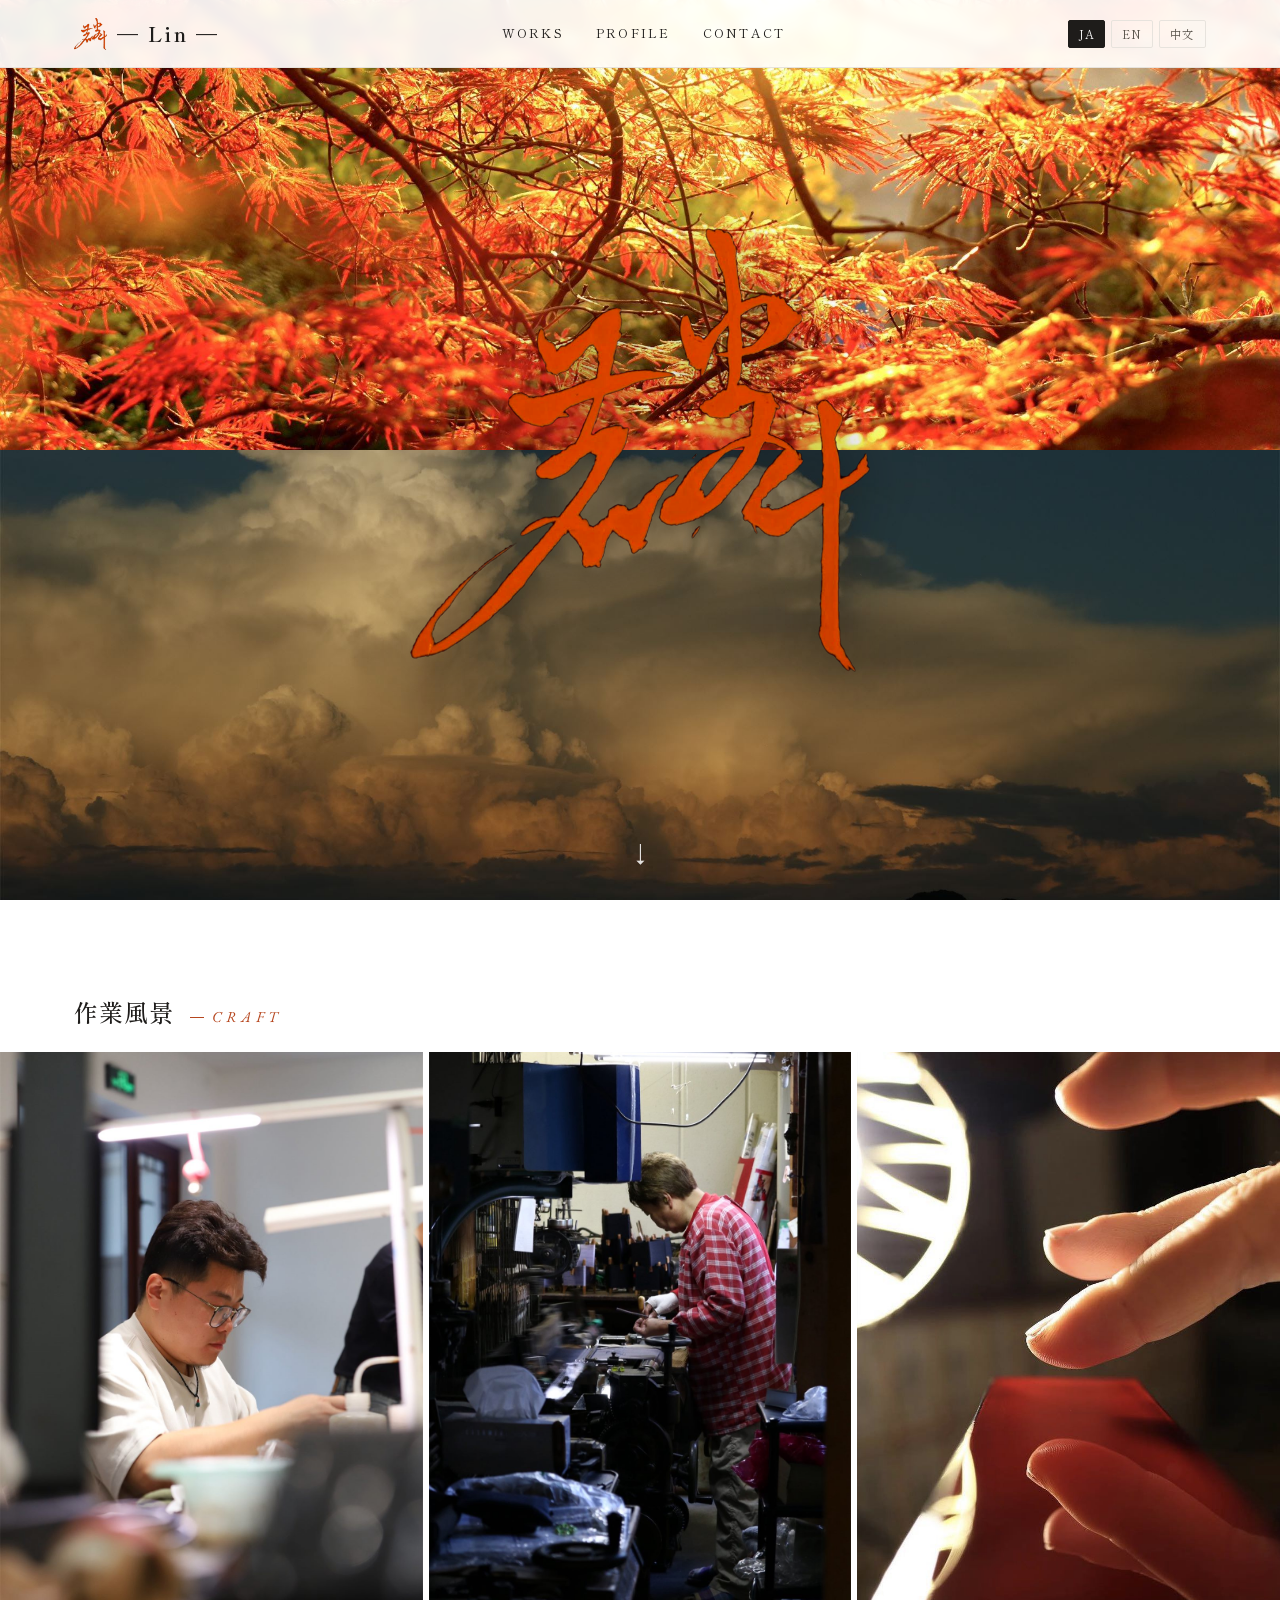
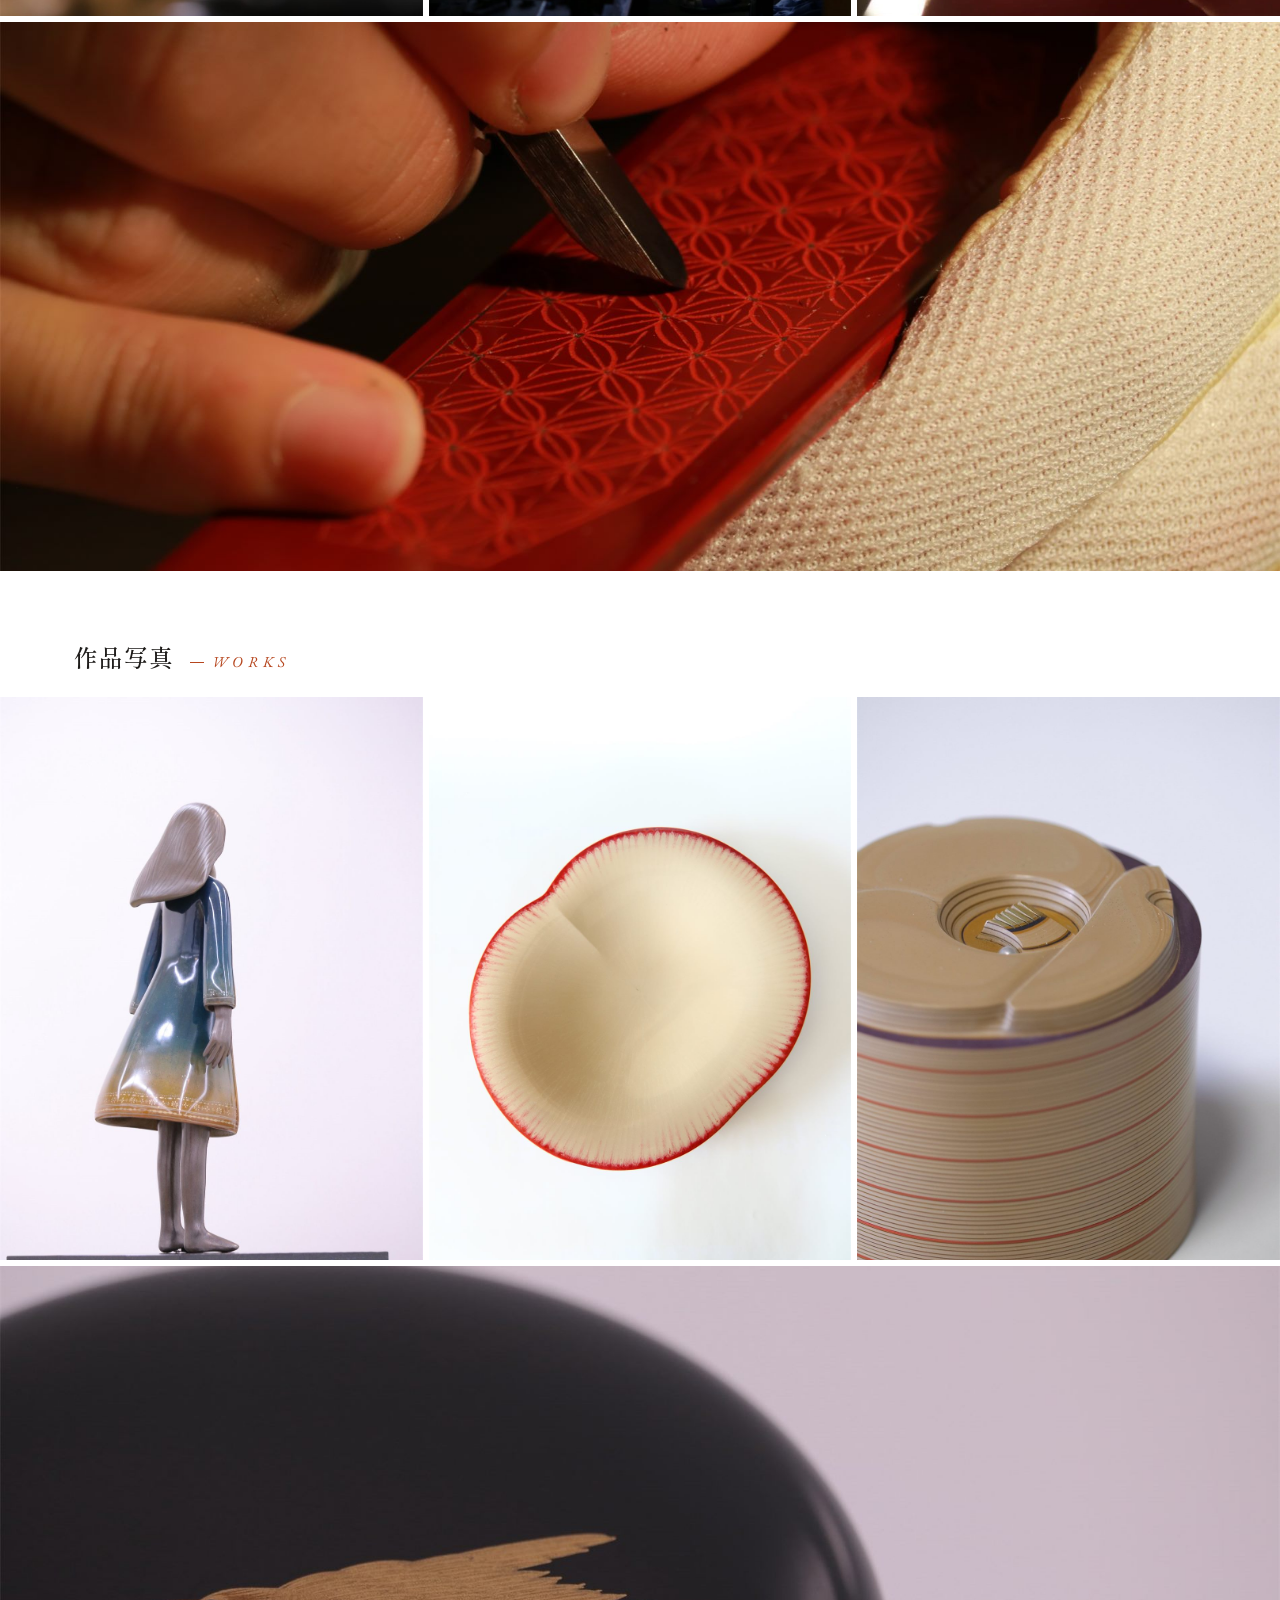
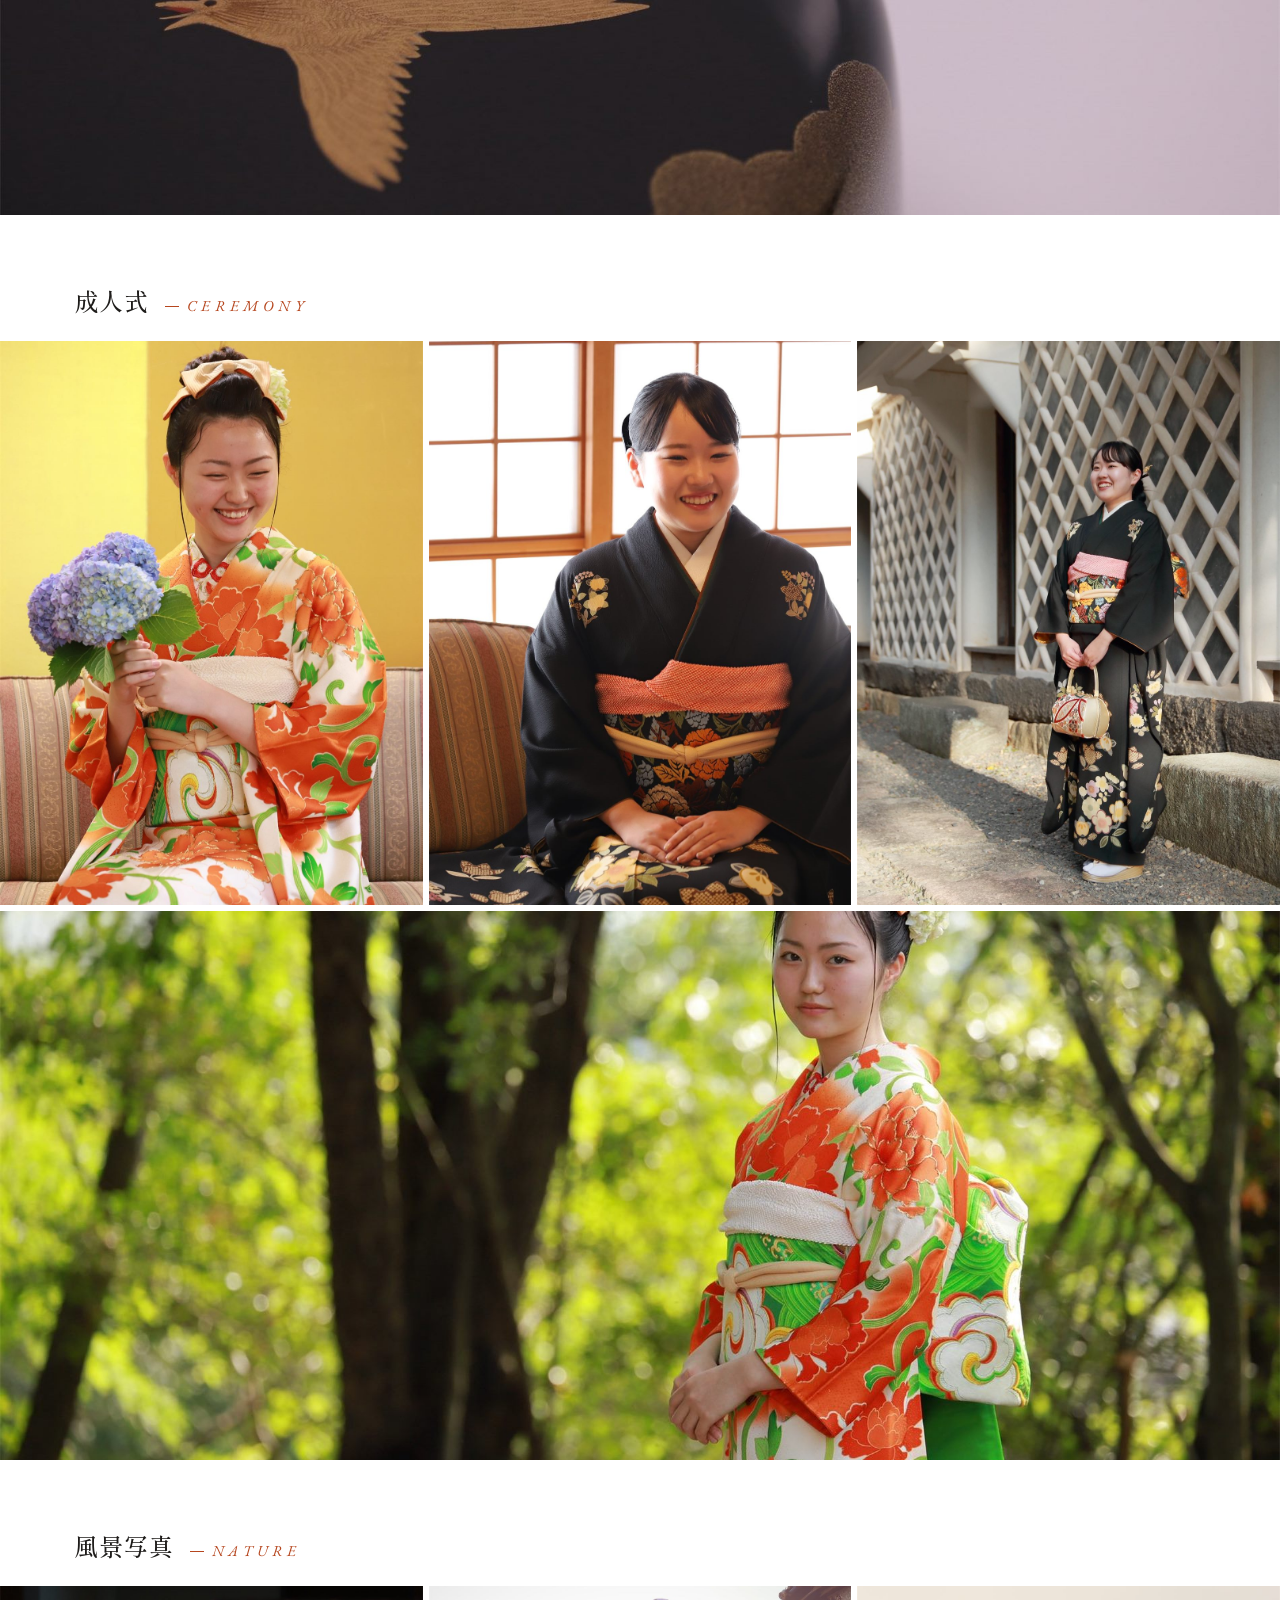
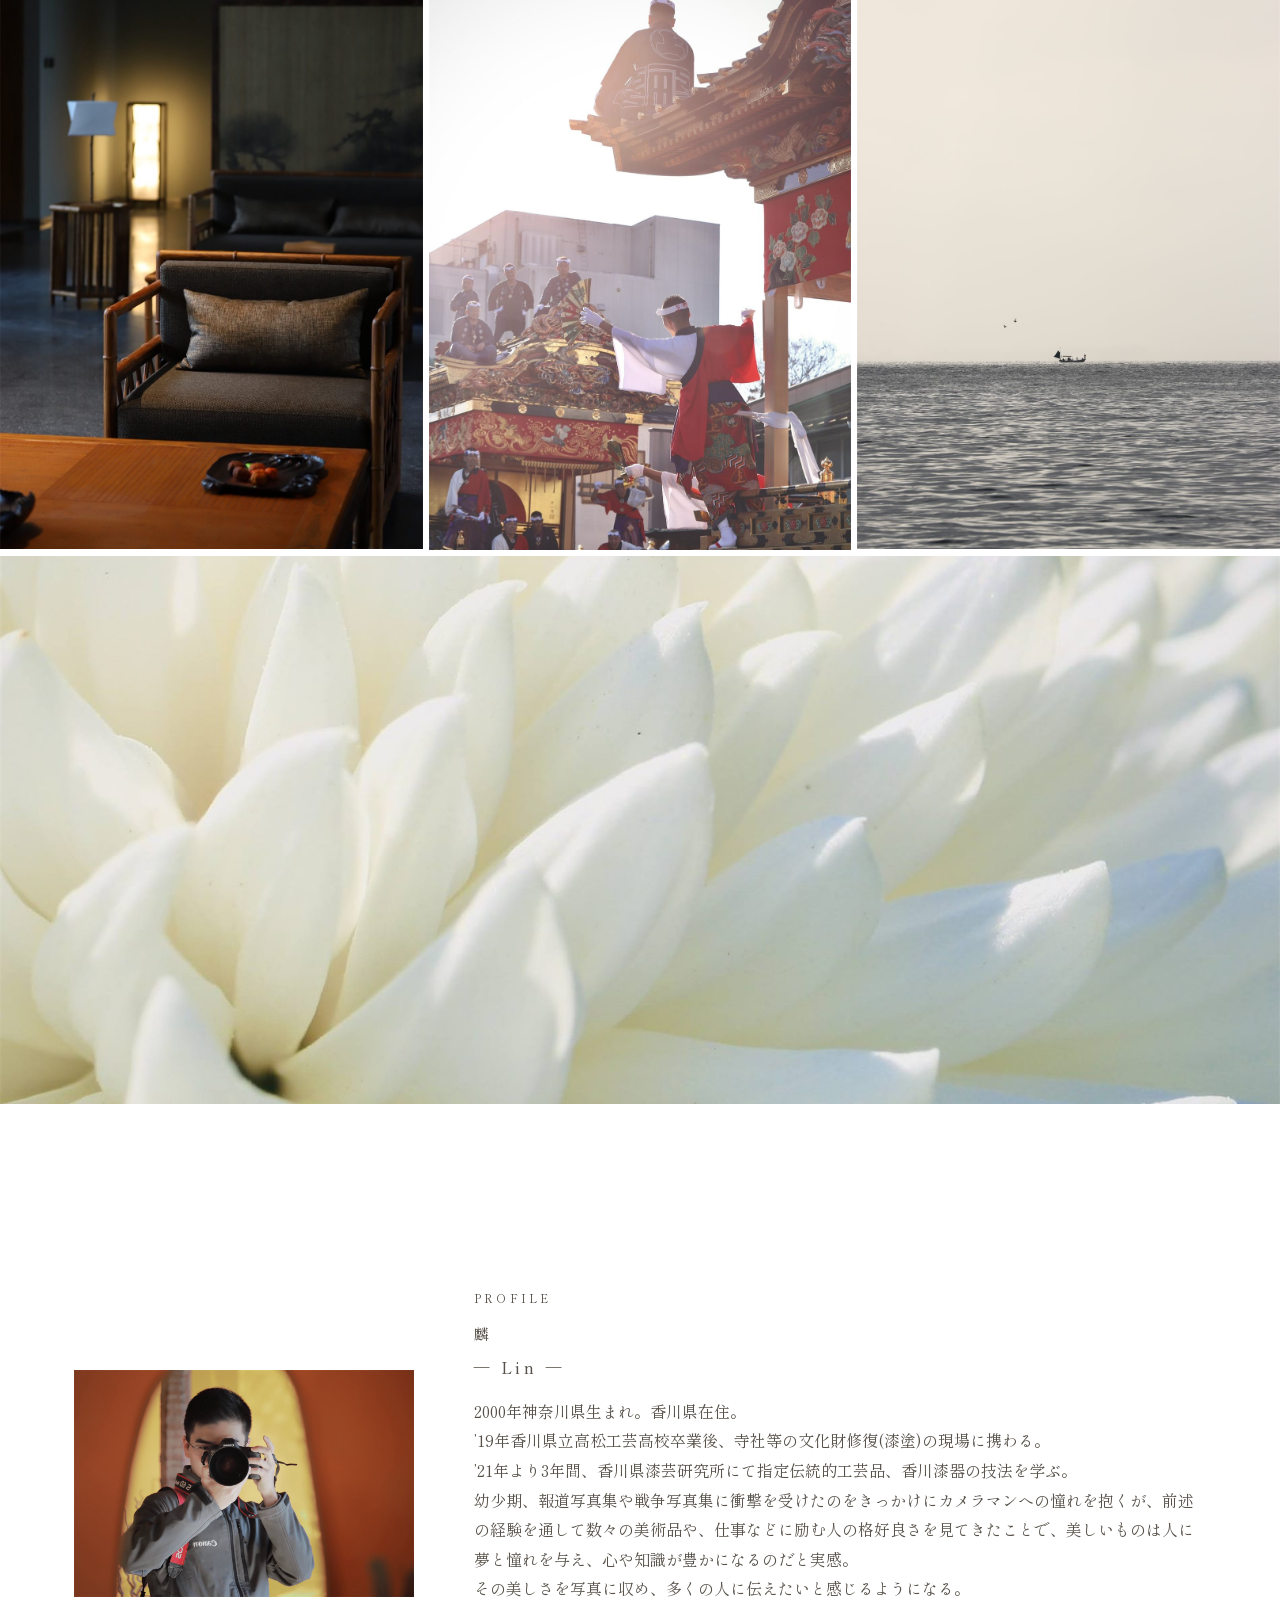
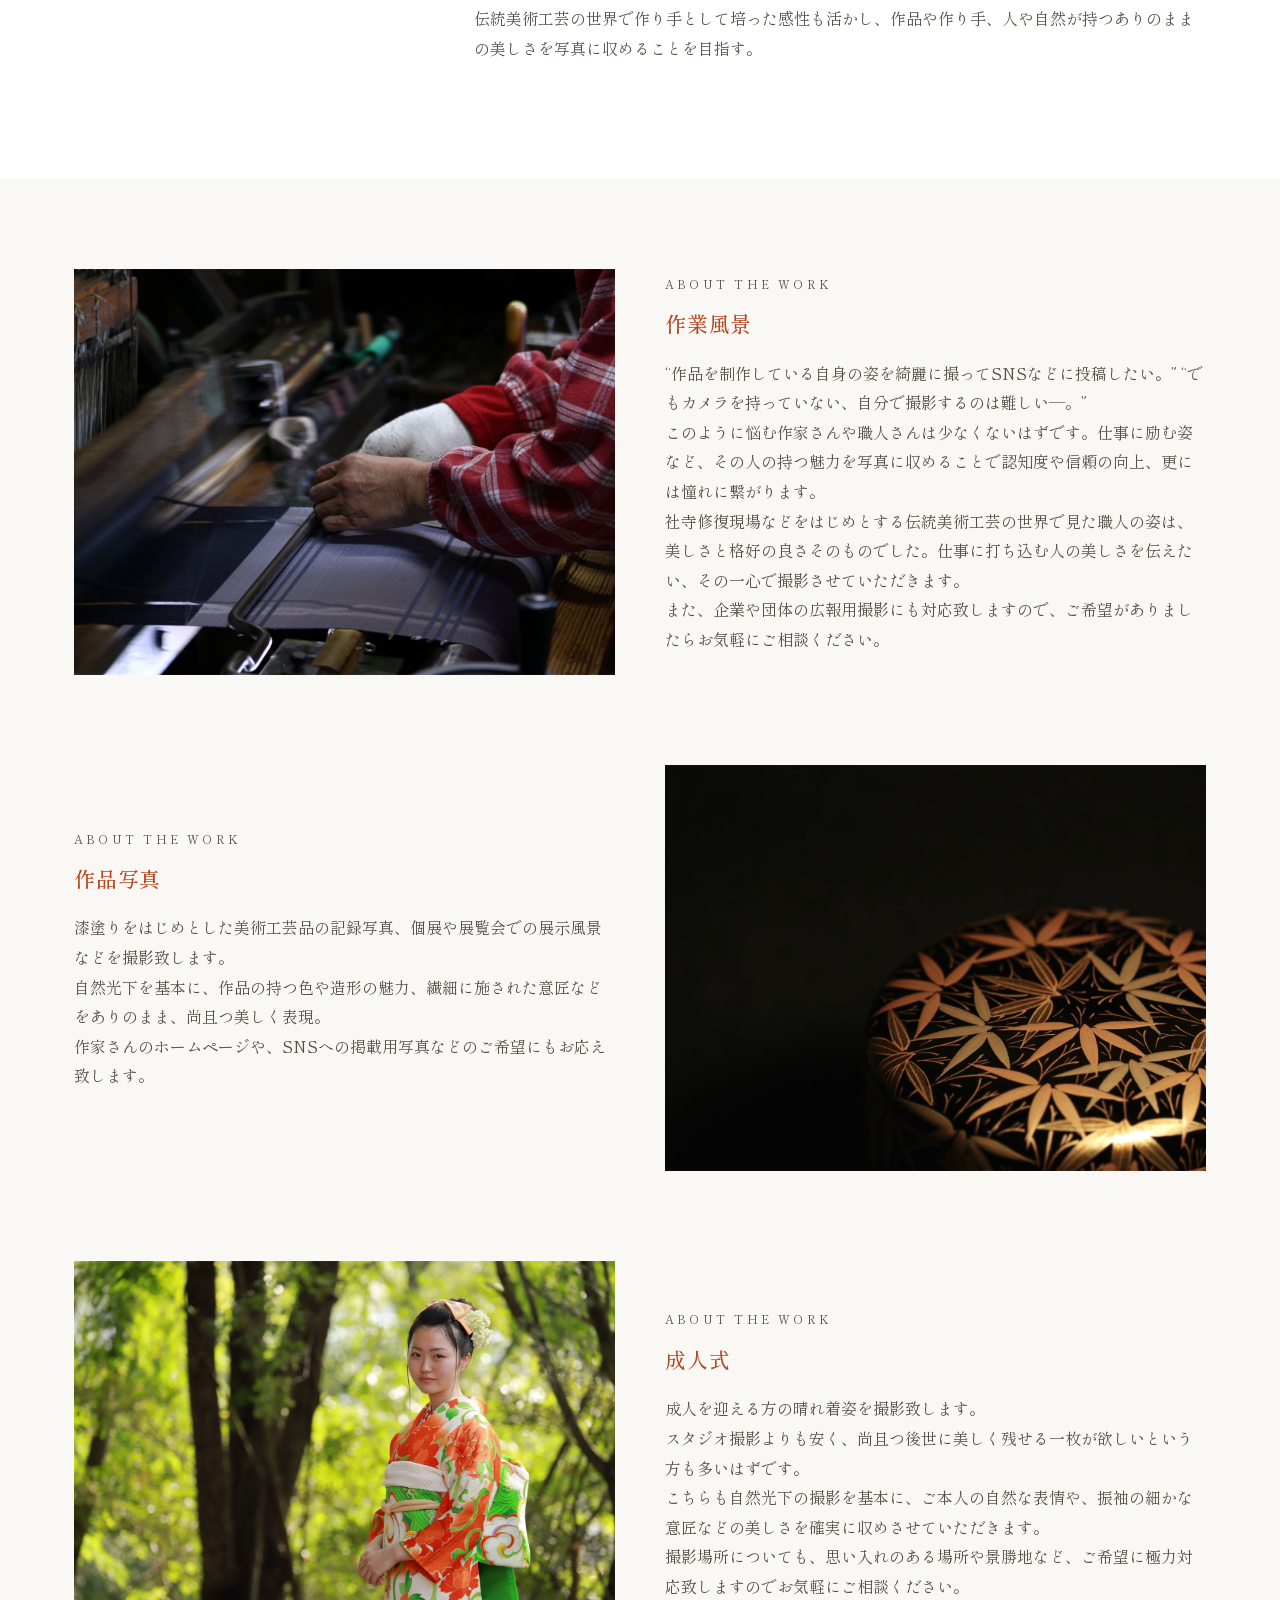
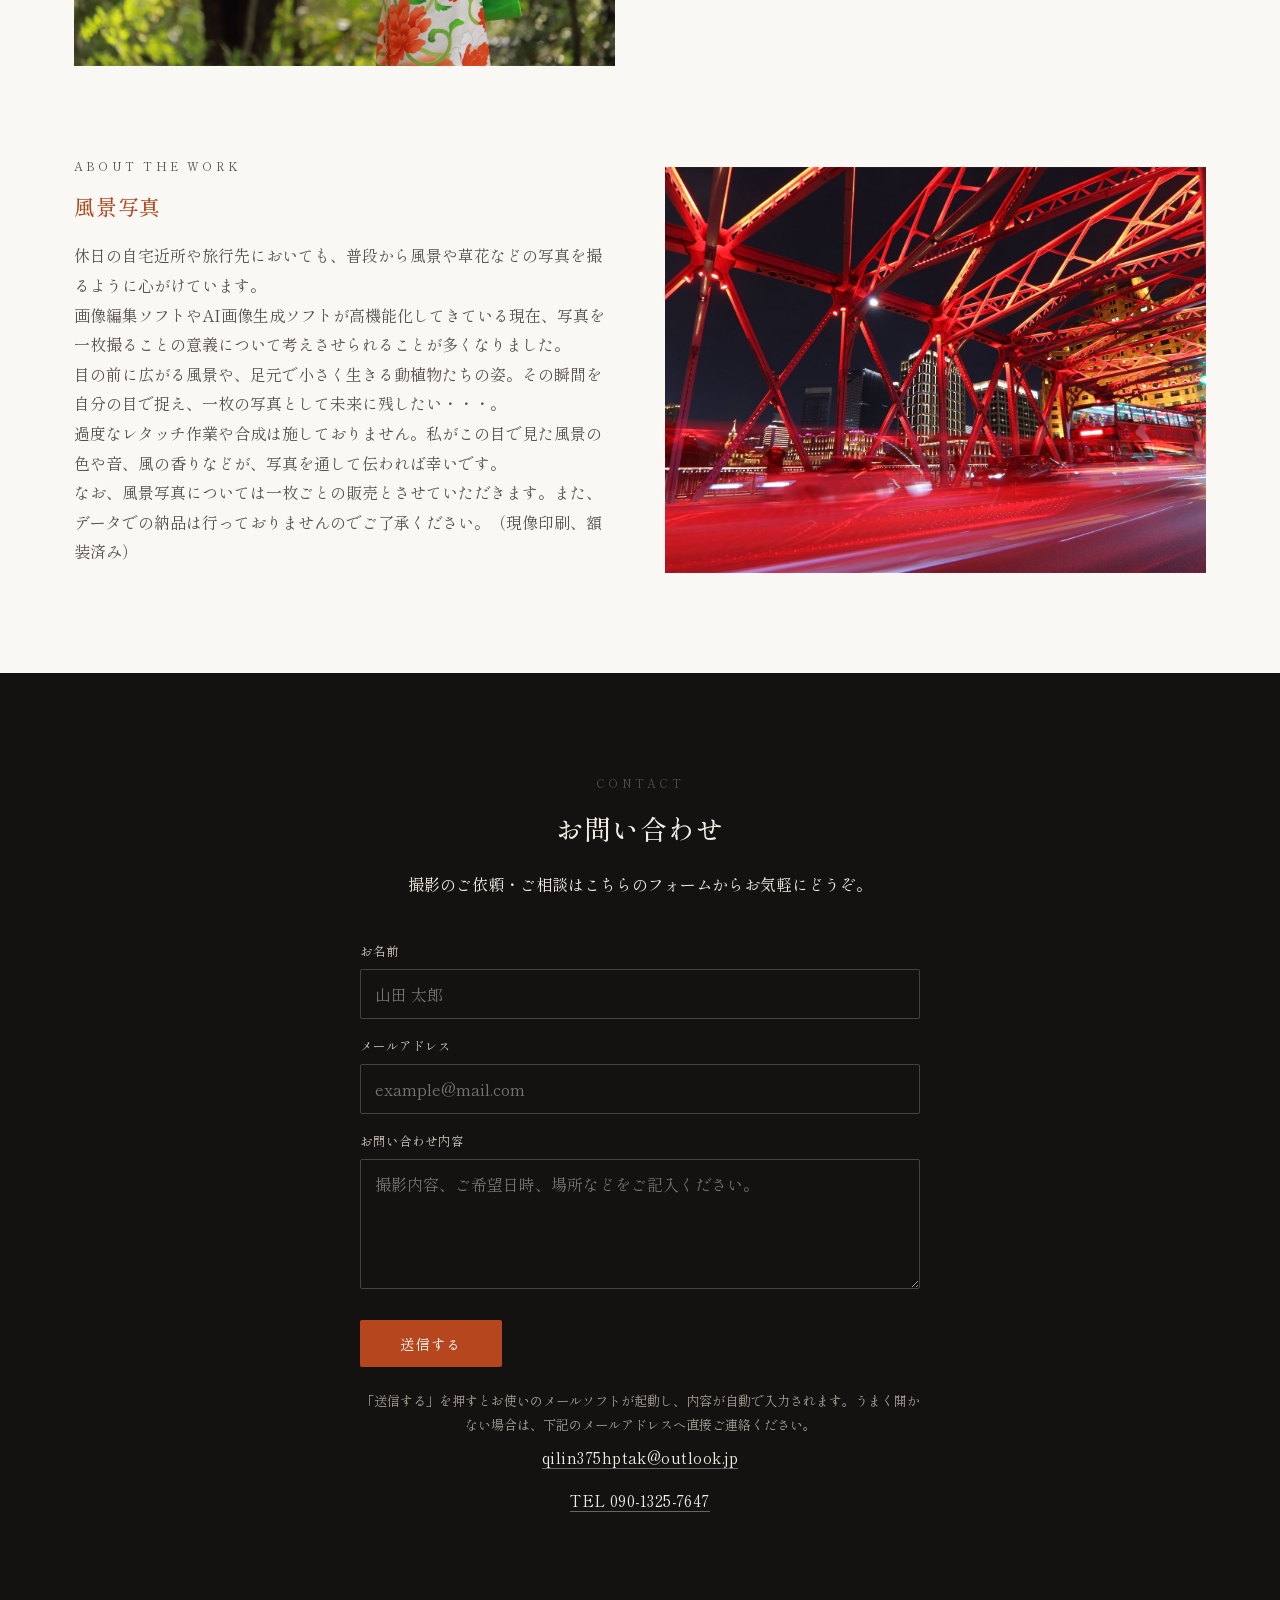
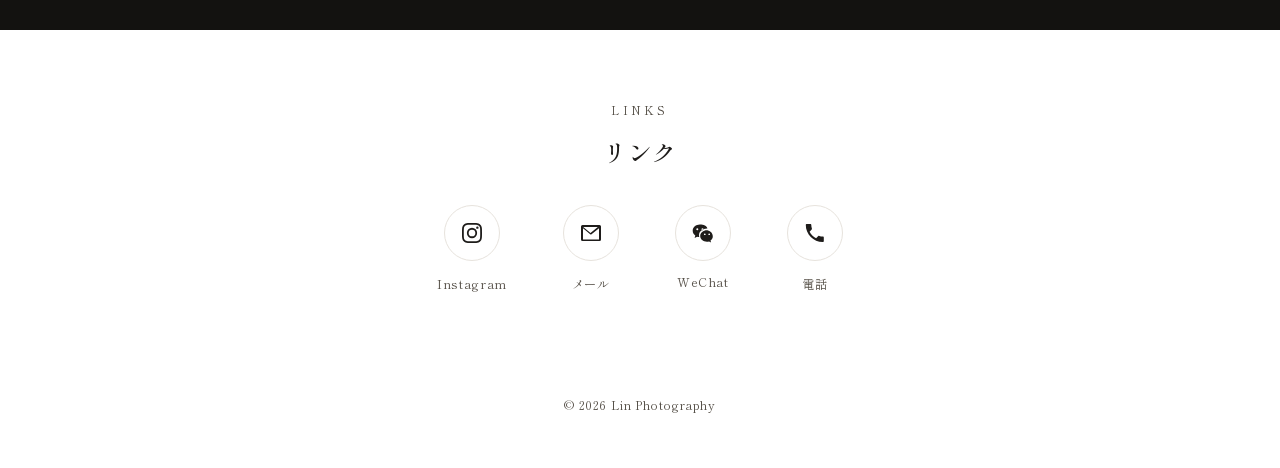
<file: index.html>
<!DOCTYPE html>
<html lang="ja">
<head>
<meta charset="UTF-8">
<meta name="viewport" content="width=device-width, initial-scale=1.0">
<title>Lin Photography</title>
<meta name="description" content="Lin Photography - Kagawa, Japan based photographer. Craft, artwork, coming-of-age and landscape photography.">
<link rel="icon" href="assets/img/logo.png">
<link rel="stylesheet" href="assets/css/style.css">
</head>
<body>

<header id="site-header">
  <div class="header-inner">
    <a href="#home" class="brand">
      <img src="assets/img/logo.png" alt="Lin" class="brand-logo">
      <span class="brand-text">— Lin —</span>
    </a>
    <nav id="site-nav">
      <a href="#works">Works</a>
      <a href="#profile">Profile</a>
      <a href="#contact">Contact</a>
    </nav>
    <div class="lang-switch">
      <button data-lang="ja">JA</button>
      <button data-lang="en">EN</button>
      <button data-lang="zh">中文</button>
    </div>
    <button type="button" id="menu-toggle" aria-label="Menu">
      <span></span><span></span><span></span>
    </button>
  </div>
</header>

<main>

  <!-- ============ HOME / HERO SLIDESHOW ============ -->
  <section id="home" class="hero">
    <div class="hero-split hero-split-top">
      <div class="slideshow">
        <img class="slide active" src="assets/img/home-1.jpg" alt="Lin Photography">
        <img class="slide" src="assets/img/home-2.jpg" alt="">
        <img class="slide" src="assets/img/home-3.jpg" alt="">
        <img class="slide" src="assets/img/home-4.jpg" alt="">
        <img class="slide" src="assets/img/home-5.jpg" alt="">
        <img class="slide" src="assets/img/home-6.jpg" alt="">
        <img class="slide" src="assets/img/home-7.jpg" alt="">
      </div>
    </div>
    <div class="hero-split hero-split-bottom">
      <div class="slideshow">
        <img class="slide active" src="assets/img/home-8.jpg" alt="">
        <img class="slide" src="assets/img/home-9.jpg" alt="">
        <img class="slide" src="assets/img/home-10.jpg" alt="">
        <img class="slide" src="assets/img/home-11.jpg" alt="">
        <img class="slide" src="assets/img/home-12.jpg" alt="">
        <img class="slide" src="assets/img/home-13.jpg" alt="">
        <img class="slide" src="assets/img/home-14.jpg" alt="">
      </div>
    </div>
    <div class="hero-logo" id="hero-logo">
      <img src="assets/img/logo.png" alt="Lin">
    </div>
    <div class="scroll-cue" id="scroll-cue">&#8595;</div>
  </section>

  <!-- ============ WORKS ============ -->
  <section id="works" class="work-section">

    <div class="work-category" id="cat-craft">
      <div class="work-category-head">
        <h2 data-i18n="cat.craft.title">作業風景</h2>
        <span class="cat-tag">Craft</span>
      </div>
      <div class="photo-grid">
        <a href="#explain-craft" class="grid-3"><img src="assets/img/craft-1.jpg" loading="lazy" alt=""></a>
        <a href="#explain-craft" class="grid-3"><img src="assets/img/craft-2.jpg" loading="lazy" alt=""></a>
        <a href="#explain-craft" class="grid-3"><img src="assets/img/craft-3.jpg" loading="lazy" alt=""></a>
        <a href="#explain-craft" class="grid-wide"><img src="assets/img/craft-4.jpg" loading="lazy" alt=""></a>
      </div>
    </div>

    <div class="work-category" id="cat-works">
      <div class="work-category-head">
        <h2 data-i18n="cat.works.title">作品写真</h2>
        <span class="cat-tag">Works</span>
      </div>
      <div class="photo-grid">
        <a href="#explain-works" class="grid-3"><img src="assets/img/works-1.jpg" loading="lazy" alt=""></a>
        <a href="#explain-works" class="grid-3"><img src="assets/img/works-2.jpg" loading="lazy" alt=""></a>
        <a href="#explain-works" class="grid-3"><img src="assets/img/works-3.jpg" loading="lazy" alt=""></a>
        <a href="#explain-works" class="grid-wide"><img src="assets/img/works-4.jpg" loading="lazy" alt=""></a>
      </div>
    </div>

    <div class="work-category" id="cat-seijin">
      <div class="work-category-head">
        <h2 data-i18n="cat.seijin.title">成人式</h2>
        <span class="cat-tag">Ceremony</span>
      </div>
      <div class="photo-grid">
        <a href="#explain-seijin" class="grid-3"><img src="assets/img/seijin-3.jpg" loading="lazy" alt=""></a>
        <a href="#explain-seijin" class="grid-3"><img src="assets/img/seijin-1.jpg" loading="lazy" alt=""></a>
        <a href="#explain-seijin" class="grid-3"><img src="assets/img/seijin-2.jpg" loading="lazy" alt=""></a>
        <a href="#explain-seijin" class="grid-wide"><img src="assets/img/seijin-4.jpg" loading="lazy" alt=""></a>
      </div>
    </div>

    <div class="work-category" id="cat-landscape">
      <div class="work-category-head">
        <h2 data-i18n="cat.landscape.title">風景写真</h2>
        <span class="cat-tag">Nature</span>
      </div>
      <div class="photo-grid">
        <a href="#explain-landscape" class="grid-3"><img src="assets/img/landscape-1.jpg" loading="lazy" alt=""></a>
        <a href="#explain-landscape" class="grid-3"><img src="assets/img/landscape-2.jpg" loading="lazy" alt=""></a>
        <a href="#explain-landscape" class="grid-3"><img src="assets/img/landscape-3.jpg" loading="lazy" alt=""></a>
        <a href="#explain-landscape" class="grid-wide"><img src="assets/img/landscape-4.jpg" loading="lazy" alt=""></a>
      </div>
    </div>

  </section>

  <!-- ============ PROFILE ============ -->
  <section id="profile" class="profile-section">
    <img src="assets/img/profile.jpg" loading="lazy" alt="Lin">
    <div class="profile-text">
      <span class="eyebrow" data-i18n="profile.eyebrow">Profile</span>
      <h2 class="profile-name">
        <span data-i18n="profile.name">麟</span>
        <span data-i18n="profile.name.sub">ー Lin ー</span>
      </h2>
      <p data-i18n="profile.body"></p>
    </div>
  </section>

  <!-- ============ EXPLANATIONS ============ -->
  <section id="about-work" class="explain-section">

    <div class="explain-block" id="explain-craft">
      <div class="explain-img"><img src="assets/img/explain-craft.jpg" loading="lazy" alt=""></div>
      <div class="explain-text">
        <span class="eyebrow" data-i18n="explain.eyebrow">About the Work</span>
        <h3 data-i18n="explain.craft.title">作業風景</h3>
        <p data-i18n="explain.craft.body"></p>
      </div>
    </div>

    <div class="explain-block" id="explain-works">
      <div class="explain-img"><img src="assets/img/explain-works.jpg" loading="lazy" alt=""></div>
      <div class="explain-text">
        <span class="eyebrow" data-i18n="explain.eyebrow">About the Work</span>
        <h3 data-i18n="explain.works.title">作品写真</h3>
        <p data-i18n="explain.works.body"></p>
      </div>
    </div>

    <div class="explain-block" id="explain-seijin">
      <div class="explain-img"><img src="assets/img/explain-seijin.jpg" loading="lazy" alt=""></div>
      <div class="explain-text">
        <span class="eyebrow" data-i18n="explain.eyebrow">About the Work</span>
        <h3 data-i18n="explain.seijin.title">成人式</h3>
        <p data-i18n="explain.seijin.body"></p>
      </div>
    </div>

    <div class="explain-block" id="explain-landscape">
      <div class="explain-img"><img src="assets/img/explain-landscape.jpg" loading="lazy" alt=""></div>
      <div class="explain-text">
        <span class="eyebrow" data-i18n="explain.eyebrow">About the Work</span>
        <h3 data-i18n="explain.landscape.title">風景写真</h3>
        <p data-i18n="explain.landscape.body"></p>
      </div>
    </div>

  </section>

  <!-- ============ CONTACT ============ -->
  <section id="contact" class="contact-section">
    <span class="eyebrow" data-i18n="contact.eyebrow">Contact</span>
    <h2 data-i18n="contact.title">お問い合わせ</h2>
    <p data-i18n="contact.lead">撮影のご依頼・ご相談はこちらのフォームからお気軽にどうぞ。</p>

    <form id="contact-form" class="contact-form">
      <div>
        <label for="f-name" data-i18n="contact.label.name">お名前</label>
        <input type="text" id="f-name" name="name" required data-i18n-placeholder="contact.placeholder.name" placeholder="山田 太郎">
      </div>
      <div>
        <label for="f-email" data-i18n="contact.label.email">メールアドレス</label>
        <input type="email" id="f-email" name="email" required data-i18n-placeholder="contact.placeholder.email" placeholder="example@mail.com">
      </div>
      <div>
        <label for="f-message" data-i18n="contact.label.message">お問い合わせ内容</label>
        <textarea id="f-message" name="message" required data-i18n-placeholder="contact.placeholder.message" placeholder="撮影内容、ご希望日時、場所などをご記入ください。"></textarea>
      </div>
      <button type="submit" data-i18n="contact.button">送信する</button>
    </form>

    <p class="contact-note" data-i18n="contact.note"></p>
    <p class="contact-direct"><a class="contact-email-target" href="mailto:qilin375hptak@outlook.jp">qilin375hptak@outlook.jp</a></p>
    <p class="contact-direct contact-phone"><a href="tel:09013257647">TEL 090-1325-7647</a></p>
  </section>

  <!-- ============ LINKS ============ -->
  <section id="links" class="links-section">
    <span class="eyebrow" data-i18n="links.eyebrow">Links</span>
    <h2 data-i18n="links.title">リンク</h2>

    <div class="links-grid">
      <a class="link-item" href="https://www.instagram.com/qilin_guanyin?igsh=MWd2am1jbmJrbjQyZw%3D%3D&utm_source=qr" target="_blank" rel="noopener">
        <span class="icon-circle">
          <svg viewBox="0 0 24 24"><path d="M12 2c-2.72 0-3.06.01-4.12.06-1.06.05-1.79.22-2.43.47-.66.26-1.22.6-1.77 1.15-.55.55-.9 1.11-1.15 1.77-.25.64-.42 1.37-.47 2.43C2.01 8.94 2 9.28 2 12s.01 3.06.06 4.12c.05 1.06.22 1.79.47 2.43.26.66.6 1.22 1.15 1.77.55.55 1.11.9 1.77 1.15.64.25 1.37.42 2.43.47C8.94 21.99 9.28 22 12 22s3.06-.01 4.12-.06c1.06-.05 1.79-.22 2.43-.47.66-.26 1.22-.6 1.77-1.15.55-.55.9-1.11 1.15-1.77.25-.64.42-1.37.47-2.43.05-1.06.06-1.4.06-4.12s-.01-3.06-.06-4.12c-.05-1.06-.22-1.79-.47-2.43a4.9 4.9 0 0 0-1.15-1.77 4.9 4.9 0 0 0-1.77-1.15c-.64-.25-1.37-.42-2.43-.47C15.06 2.01 14.72 2 12 2zm0 1.8c2.67 0 2.99.01 4.04.06.98.04 1.5.2 1.86.34.47.18.8.4 1.15.75.35.35.57.68.75 1.15.14.36.3.88.34 1.86.05 1.05.06 1.37.06 4.04s-.01 2.99-.06 4.04c-.04.98-.2 1.5-.34 1.86-.18.47-.4.8-.75 1.15-.35.35-.68.57-1.15.75-.36.14-.88.3-1.86.34-1.05.05-1.37.06-4.04.06s-2.99-.01-4.04-.06c-.98-.04-1.5-.2-1.86-.34a3.1 3.1 0 0 1-1.15-.75 3.1 3.1 0 0 1-.75-1.15c-.14-.36-.3-.88-.34-1.86C3.81 14.99 3.8 14.67 3.8 12s.01-2.99.06-4.04c.04-.98.2-1.5.34-1.86.18-.47.4-.8.75-1.15.35-.35.68-.57 1.15-.75.36-.14.88-.3 1.86-.34C9.01 3.81 9.33 3.8 12 3.8zm0 3.05a5.15 5.15 0 1 0 0 10.3 5.15 5.15 0 0 0 0-10.3zm0 8.5a3.35 3.35 0 1 1 0-6.7 3.35 3.35 0 0 1 0 6.7zm6.56-8.7a1.2 1.2 0 1 1-2.4 0 1.2 1.2 0 0 1 2.4 0z"/></svg>
        </span>
        <span data-i18n="links.instagram">Instagram</span>
      </a>

      <a class="link-item" href="mailto:qilin375hptak@outlook.jp">
        <span class="icon-circle">
          <svg viewBox="0 0 24 24"><path d="M2 5.5A1.5 1.5 0 0 1 3.5 4h17A1.5 1.5 0 0 1 22 5.5v13a1.5 1.5 0 0 1-1.5 1.5h-17A1.5 1.5 0 0 1 2 18.5v-13zm2.2.5 7.3 6 7.3-6H4.2zm-.2 1.2v11.3h16V7.2l-7.5 6.16a1 1 0 0 1-1.27 0L4 7.2z"/></svg>
        </span>
        <span data-i18n="links.email">メール</span>
      </a>

      <button type="button" class="link-item" id="wechat-btn">
        <span class="icon-circle">
          <svg viewBox="0 0 24 24"><path d="M8.9 3.6c-4 0-7.2 2.8-7.2 6.2 0 1.9 1 3.6 2.6 4.8L3.6 16.9l2.5-1.2c.7.2 1.4.3 2.2.4-.2-.6-.3-1.2-.3-1.8 0-3.7 3.6-6.7 8-6.7h.4C15.9 5 12.7 3.6 8.9 3.6zm-2.6 3.7a1 1 0 1 1 0 2 1 1 0 0 1 0-2zm5.2 0a1 1 0 1 1 0 2 1 1 0 0 1 0-2zM16 9.3c-3.8 0-6.8 2.5-6.8 5.7 0 3.1 3 5.7 6.8 5.7.7 0 1.4-.1 2-.3l2.1 1-0.6-1.8c1.4-1 2.3-2.5 2.3-4.2 0-3.6-3-6.1-6.8-6.1zm-2.2 3.1a.85.85 0 1 1 0 1.7.85.85 0 0 1 0-1.7zm4.4 0a.85.85 0 1 1 0 1.7.85.85 0 0 1 0-1.7z"/></svg>
        </span>
        <span data-i18n="links.wechat.label">WeChat</span>
      </button>

      <a class="link-item" href="tel:09013257647">
        <span class="icon-circle">
          <svg viewBox="0 0 24 24"><path d="M6.6 10.8c1.4 2.8 3.7 5.1 6.5 6.5l2.2-2.2c.3-.3.7-.4 1-.2 1.1.4 2.3.6 3.5.6.6 0 1 .4 1 1V20c0 .6-.4 1-1 1-9.4 0-17-7.6-17-17 0-.6.4-1 1-1h3.5c.6 0 1 .4 1 1 0 1.2.2 2.4.6 3.5.1.4 0 .8-.2 1l-2.1 2.3z"/></svg>
        </span>
        <span data-i18n="links.tel">電話</span>
      </a>
    </div>
  </section>

</main>

<div class="qr-modal" id="qr-modal">
  <div class="qr-modal-backdrop" id="qr-modal-backdrop"></div>
  <div class="qr-modal-content">
    <button type="button" class="qr-modal-close" id="qr-modal-close" aria-label="Close">&times;</button>
    <img src="assets/img/wechat-qr.jpg" alt="WeChat QR code">
    <p data-i18n="links.wechat">WeChat（中国国内からの方はこちらのQRコードよりご連絡ください）</p>
  </div>
</div>

<footer>
  <p data-i18n="footer.text">© 2026 Lin Photography</p>
</footer>

<script src="assets/js/i18n.js"></script>
<script src="assets/js/main.js"></script>
</body>
</html>
</file>
<file: assets/css/style.css>
/* ==========================================================================
   Lin Photography - stylesheet
   Simple, white, photo-first design for a static GitHub Pages site.
   ========================================================================== */

@import url('https://fonts.googleapis.com/css2?family=Shippori+Mincho:wght@400;500;600&family=EB+Garamond:ital,wght@0,400;0,500;1,400&family=Noto+Serif+SC:wght@400;500;600&display=swap');

:root {
  --bg: #ffffff;
  --ink: #1e1c1a;
  --ink-soft: #565048;
  --line: #e7e3dd;
  --accent: #b6461e;
  --dark: #131210;
  --dark-ink: #f2ece3;
  --max-w: 1180px;
  --gap: 6px;
  --header-h: 68px;
}

* { box-sizing: border-box; }

html {
  scroll-behavior: smooth;
  scroll-padding-top: var(--header-h);
}

body {
  margin: 0;
  background: var(--bg);
  color: var(--ink);
  font-family: 'EB Garamond', 'Shippori Mincho', serif;
  line-height: 1.85;
  -webkit-font-smoothing: antialiased;
}

html[lang="ja"] body { font-family: 'Shippori Mincho', 'EB Garamond', serif; }
html[lang="zh"] body { font-family: 'Noto Serif SC', 'EB Garamond', serif; }

img { max-width: 100%; display: block; }

a { color: inherit; text-decoration: none; }

h1, h2, h3 { font-weight: 500; letter-spacing: 0.04em; margin: 0 0 0.6em; text-wrap: balance; }

p { text-wrap: pretty; }

.eyebrow {
  display: block;
  font-size: 0.72rem;
  letter-spacing: 0.28em;
  text-transform: uppercase;
  color: var(--ink-soft);
  margin-bottom: 0.8em;
}

.container {
  max-width: var(--max-w);
  margin: 0 auto;
  padding: 0 24px;
}

/* ---- Header ---- */
#site-header {
  position: fixed;
  top: 0; left: 0; right: 0;
  height: var(--header-h);
  display: flex;
  align-items: center;
  background: rgba(255,255,255,0.92);
  backdrop-filter: saturate(150%) blur(6px);
  border-bottom: 1px solid var(--line);
  z-index: 500;
  opacity: 0;
  transform: translateY(-10px);
  pointer-events: none;
  transition: opacity 0.8s ease, transform 0.8s ease;
}

#site-header.show {
  opacity: 1;
  transform: translateY(0);
  pointer-events: auto;
}

.header-inner {
  width: 100%;
  max-width: var(--max-w);
  margin: 0 auto;
  padding: 0 24px;
  display: flex;
  align-items: center;
  justify-content: space-between;
  gap: 16px;
}

.brand {
  display: flex;
  align-items: center;
  gap: 10px;
  font-size: 1.25rem;
  letter-spacing: 0.12em;
  font-weight: 600;
}

.brand-logo {
  height: 32px;
  width: auto;
}

.brand-text {
  display: flex;
  align-items: baseline;
  gap: 8px;
  white-space: nowrap;
}

.brand-sub {
  font-size: 0.62em;
  letter-spacing: 0.15em;
  font-weight: 400;
  color: var(--ink-soft);
}

#site-header nav {
  display: flex;
  gap: 32px;
  font-size: 0.78rem;
  letter-spacing: 0.18em;
  text-transform: uppercase;
}

#site-header nav a { white-space: nowrap; }
#site-header nav a:hover { color: var(--accent); }

.lang-switch { display: flex; gap: 6px; }

.lang-switch button {
  font-family: inherit;
  font-size: 0.72rem;
  letter-spacing: 0.06em;
  padding: 5px 10px;
  border: 1px solid var(--line);
  background: transparent;
  color: var(--ink-soft);
  cursor: pointer;
  border-radius: 2px;
  white-space: nowrap;
}

.lang-switch button.active {
  background: var(--ink);
  color: #fff;
  border-color: var(--ink);
}

#menu-toggle {
  display: none;
  flex-direction: column;
  justify-content: center;
  gap: 5px;
  width: 32px;
  height: 32px;
  background: none;
  border: none;
  cursor: pointer;
  padding: 0;
}

#menu-toggle span {
  display: block;
  height: 1px;
  background: var(--ink);
  transition: transform 0.25s ease, opacity 0.25s ease;
}

#site-header.nav-open #menu-toggle span:nth-child(1) { transform: translateY(6px) rotate(45deg); }
#site-header.nav-open #menu-toggle span:nth-child(2) { opacity: 0; }
#site-header.nav-open #menu-toggle span:nth-child(3) { transform: translateY(-6px) rotate(-45deg); }

@media (max-width: 768px) {
  .header-inner { padding: 0 16px; gap: 10px; }
  .brand { font-size: 1.1rem; gap: 6px; }
  .brand-logo { height: 26px; }
  .lang-switch { gap: 4px; }
  .lang-switch button { padding: 5px 7px; font-size: 0.68rem; }

  #menu-toggle { display: flex; }

  #site-header nav {
    position: absolute;
    top: 100%;
    left: 0;
    right: 0;
    flex-direction: column;
    gap: 0;
    max-height: 0;
    overflow: hidden;
    background: #fff;
    border-bottom: 1px solid var(--line);
    transition: max-height 0.3s ease;
  }

  #site-header.nav-open nav { max-height: 240px; }

  #site-header nav a {
    padding: 16px 24px;
    border-top: 1px solid var(--line);
  }
}

/* ---- Hero logo overlay ---- */
.hero-logo {
  position: absolute;
  inset: 0;
  z-index: 20;
  display: flex;
  align-items: center;
  justify-content: center;
  pointer-events: none;
  opacity: 0;
  transition: opacity 2s ease;
}

.hero-logo.show { opacity: 1; }
.hero-logo.hide { opacity: 0; }

.hero-logo img {
  width: 460px;
  max-width: 78vw;
  filter: drop-shadow(0 6px 26px rgba(0,0,0,0.45));
}

@media (max-width: 768px) {
  .hero-logo img { width: 320px; max-width: 82vw; }
}

/* ---- Hero / slideshow ---- */
html.lock-scroll, body.lock-scroll { overflow: hidden; height: 100%; }

.hero {
  position: relative;
  display: flex;
  flex-direction: column;
  min-height: 480px;
  overflow: hidden;
  background: #111;
}

.hero-split {
  position: relative;
  width: 100%;
  flex-shrink: 0;
  height: max(50vh, 34vw);
  height: max(50svh, 34vw);
  overflow: hidden;
}

.slideshow { position: absolute; inset: 0; }

.slide {
  position: absolute;
  inset: 0;
  width: 100%;
  height: 100%;
  object-fit: cover;
  opacity: 0;
  transition: opacity 1.6s ease;
}

.slide.active { opacity: 1; }

.scroll-cue {
  position: absolute;
  bottom: 26px;
  left: 50%;
  transform: translateX(-50%);
  color: #fff;
  font-size: 1.4rem;
  z-index: 25;
  animation: bob 2.2s ease-in-out infinite;
  opacity: 0;
  transition: opacity 0.8s ease;
}

.scroll-cue.show { opacity: 0.85; }

@keyframes bob {
  0%, 100% { transform: translate(-50%, 0); }
  50% { transform: translate(-50%, 8px); }
}

/* ---- Work categories ---- */
.work-section { padding: 90px 0 20px; }

.work-category { margin-bottom: 64px; }

.work-category-head {
  max-width: var(--max-w);
  margin: 0 auto 18px;
  padding: 0 24px;
  display: flex;
  align-items: baseline;
  gap: 16px;
  flex-wrap: wrap;
}

.work-category-head h2 { font-size: 1.5rem; margin: 0; }

.work-category-head .cat-tag {
  font-family: 'EB Garamond', serif;
  font-style: italic;
  font-size: 0.95rem;
  letter-spacing: 0.3em;
  text-transform: uppercase;
  color: var(--accent);
  white-space: nowrap;
  position: relative;
  padding-left: 22px;
}

.work-category-head .cat-tag::before {
  content: "";
  position: absolute;
  left: 0;
  top: 50%;
  width: 14px;
  height: 1px;
  background: var(--accent);
}

@media (max-width: 600px) {
  .work-category-head .cat-tag { font-size: 0.78rem; letter-spacing: 0.22em; }
}

.photo-grid {
  display: grid;
  grid-template-columns: repeat(3, 1fr);
  gap: var(--gap);
}

.photo-grid a { overflow: hidden; display: block; }

.photo-grid img {
  width: 100%;
  height: 100%;
  object-fit: cover;
  transition: transform 0.6s ease;
}

.photo-grid a:hover img { transform: scale(1.045); }

.grid-3 { aspect-ratio: 3 / 4; }
.grid-wide { grid-column: 1 / -1; aspect-ratio: 21 / 9; }

@media (max-width: 768px) {
  .photo-grid { grid-template-columns: 1fr; gap: 3px; }
  .grid-3 { aspect-ratio: 4 / 5; }
  .grid-wide { aspect-ratio: 4 / 3; }
  .work-category { margin-bottom: 40px; }
}

/* ---- Profile ---- */
.profile-section {
  max-width: var(--max-w);
  margin: 100px auto;
  padding: 0 24px;
  display: grid;
  grid-template-columns: 340px 1fr;
  gap: 60px;
  align-items: center;
}

.profile-section img { width: 100%; }

.profile-name { font-size: 1.9rem; margin-bottom: 0.3em; }
.profile-name span { display: block; font-size: 0.95rem; letter-spacing: 0.25em; color: var(--ink-soft); margin-top: 6px; }

.profile-text p { color: var(--ink-soft); white-space: pre-line; }

@media (max-width: 900px) {
  .profile-section { grid-template-columns: 1fr; gap: 28px; margin: 64px auto; }
  .profile-section img { max-width: 280px; margin: 0 auto; }
  .profile-text { text-align: center; }
}

/* ---- Explain blocks ---- */
.explain-section { background: #faf8f5; padding: 90px 0; }

.explain-block {
  max-width: var(--max-w);
  margin: 0 auto 90px;
  padding: 0 24px;
  display: grid;
  grid-template-columns: 1fr 1fr;
  gap: 50px;
  align-items: center;
}

.explain-block:last-child { margin-bottom: 0; }

.explain-block:nth-child(even) .explain-img { order: 2; }

.explain-img { overflow: hidden; }
.explain-img img { aspect-ratio: 4 / 3; object-fit: cover; width: 100%; }

.explain-text h3 { font-size: 1.3rem; color: var(--accent); }
.explain-text p { color: var(--ink-soft); white-space: pre-line; }

@media (max-width: 860px) {
  .explain-block { grid-template-columns: 1fr; gap: 20px; margin-bottom: 56px; }
  .explain-block:nth-child(even) .explain-img { order: 0; }
}

/* ---- Contact ---- */
.contact-section {
  background: var(--dark);
  color: var(--dark-ink);
  padding: 100px 24px;
  text-align: center;
}

.contact-section h2 { font-size: 1.7rem; }

.contact-form {
  max-width: 560px;
  margin: 40px auto 0;
  text-align: left;
  display: grid;
  gap: 16px;
}

.contact-form label {
  display: block;
  font-size: 0.78rem;
  letter-spacing: 0.08em;
  margin-bottom: 6px;
  color: #cfc7ba;
}

.contact-form input,
.contact-form textarea {
  width: 100%;
  background: transparent;
  border: 1px solid #46433d;
  color: #fff;
  padding: 12px 14px;
  font-family: inherit;
  font-size: 1rem;
  border-radius: 2px;
}

.contact-form textarea { min-height: 130px; resize: vertical; }

.contact-form input:focus,
.contact-form textarea:focus {
  outline: none;
  border-color: var(--accent);
}

.contact-form button {
  justify-self: start;
  margin-top: 6px;
  padding: 13px 40px;
  background: var(--accent);
  color: #fff;
  border: none;
  font-family: inherit;
  font-size: 0.9rem;
  letter-spacing: 0.1em;
  cursor: pointer;
  border-radius: 2px;
  transition: opacity 0.2s ease;
}

.contact-form button:hover { opacity: 0.85; }

.contact-note {
  max-width: 560px;
  margin: 22px auto 0;
  font-size: 0.82rem;
  color: #a8a096;
}

.contact-direct {
  margin-top: 6px;
  font-size: 0.95rem;
  letter-spacing: 0.03em;
}

.contact-direct a { border-bottom: 1px solid rgba(255,255,255,0.35); }

.contact-phone { margin-top: 10px; }

/* ---- Links ---- */
.links-section {
  padding: 70px 24px 60px;
  text-align: center;
}

.links-grid {
  max-width: 560px;
  margin: 30px auto 0;
  display: flex;
  justify-content: center;
  gap: 56px;
  flex-wrap: wrap;
}

.link-item {
  display: flex;
  flex-direction: column;
  align-items: center;
  gap: 12px;
  background: none;
  border: none;
  padding: 0;
  font-family: inherit;
  cursor: pointer;
}

.link-item .icon-circle {
  width: 56px;
  height: 56px;
  border-radius: 50%;
  border: 1px solid var(--line);
  display: flex;
  align-items: center;
  justify-content: center;
  transition: border-color 0.2s ease, transform 0.2s ease;
}

.link-item svg { width: 24px; height: 24px; fill: var(--ink); }

.link-item:hover .icon-circle { border-color: var(--accent); transform: translateY(-2px); }

.link-item span { font-size: 0.78rem; letter-spacing: 0.05em; color: var(--ink-soft); }

/* ---- WeChat QR modal ---- */
.qr-modal {
  position: fixed;
  inset: 0;
  z-index: 1000;
  display: none;
  align-items: center;
  justify-content: center;
}

.qr-modal.open { display: flex; }

.qr-modal-backdrop {
  position: absolute;
  inset: 0;
  background: rgba(19, 18, 16, 0.72);
}

.qr-modal-content {
  position: relative;
  background: #fff;
  padding: 32px;
  max-width: 320px;
  width: calc(100% - 48px);
  text-align: center;
  border-radius: 3px;
}

.qr-modal-content img {
  width: 100%;
  max-width: 220px;
  margin: 0 auto 18px;
  border: 1px solid var(--line);
  padding: 6px;
}

.qr-modal-content p {
  font-size: 0.82rem;
  color: var(--ink-soft);
  margin: 0;
}

.qr-modal-close {
  position: absolute;
  top: 6px;
  right: 10px;
  background: none;
  border: none;
  font-size: 1.6rem;
  line-height: 1;
  color: var(--ink-soft);
  cursor: pointer;
}

.qr-modal-close:hover { color: var(--accent); }

/* ---- Footer ---- */
footer {
  padding: 26px 24px 40px;
  text-align: center;
  font-size: 0.75rem;
  color: var(--ink-soft);
  letter-spacing: 0.05em;
}
</file>
